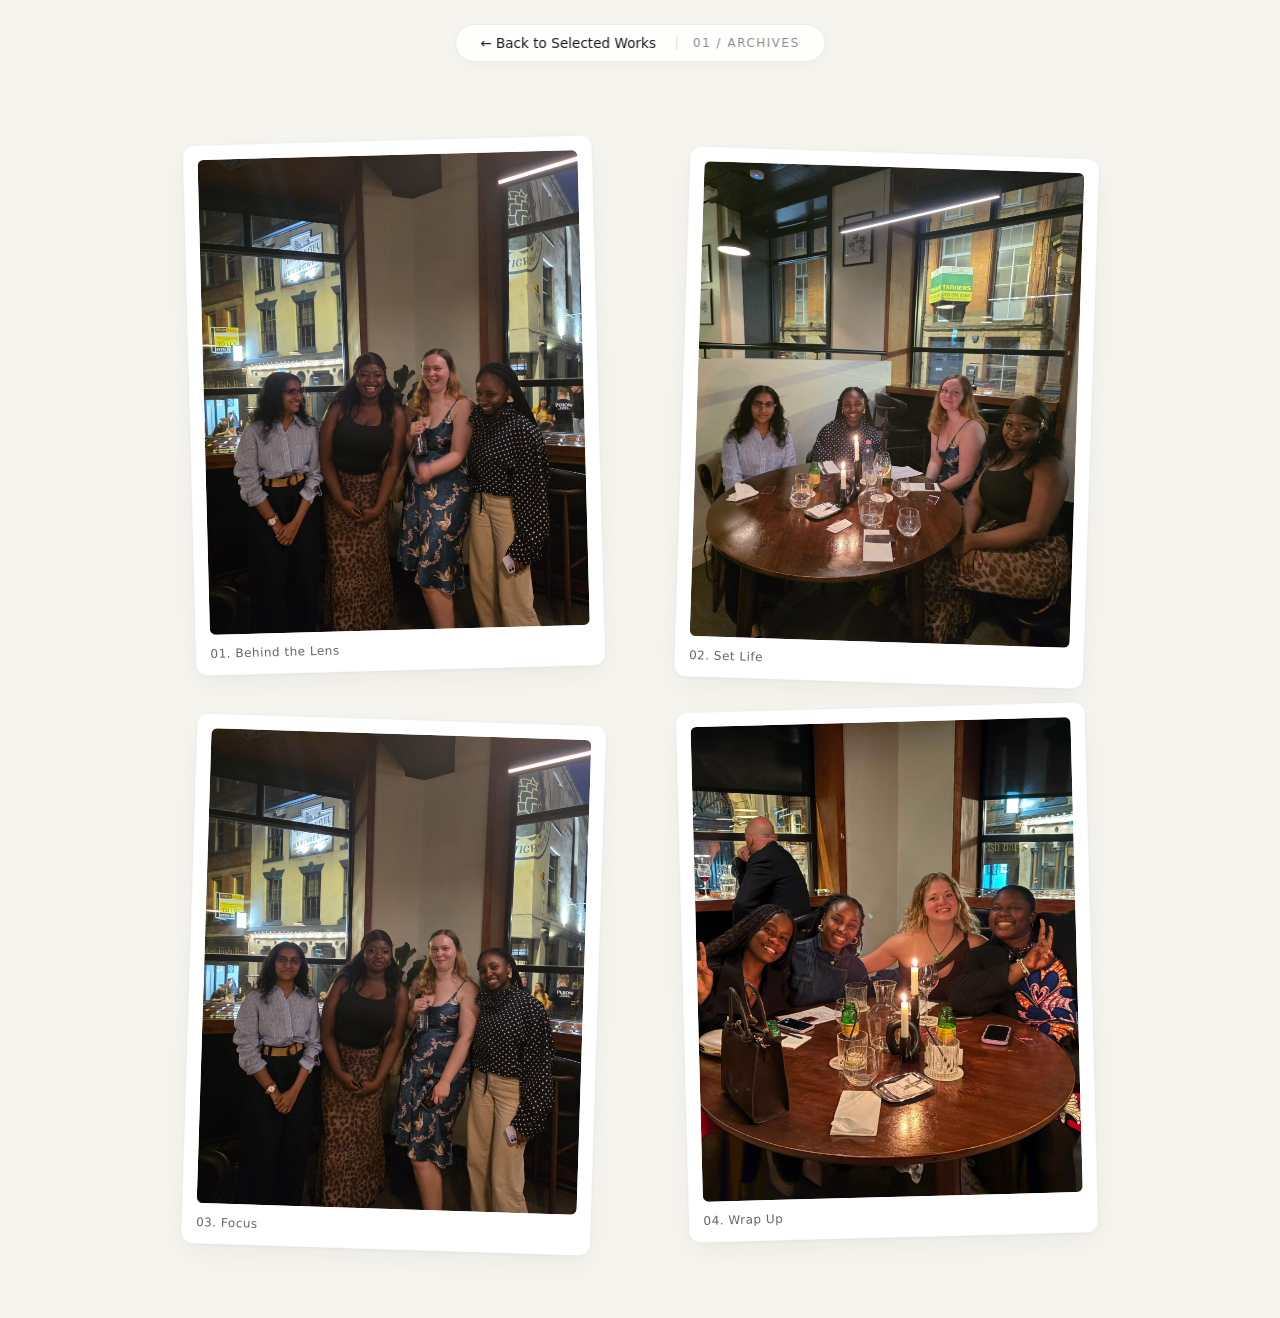
<file: event-3.html>
<!DOCTYPE html>
<html lang="en">
<head>
  <meta charset="UTF-8">
  <meta name="viewport" content="width=device-width, initial-scale=1.0">
  <title>Event Gallery — Light Mode</title>
  <link rel="stylesheet" href="style.css">
</head>
<body class="event-light-mode">

  <!-- Floating Back Button & Badge -->
  <nav class="gallery-nav-light">
    <a href="index.html" class="back-button-light">&larr; Back to Selected Works</a>
    <span class="gallery-badge">01 / Archives</span>
  </nav>

  <!-- Mini Editorial Photo Grid -->
  <main class="mini-gallery-container">
    <div class="gallery-grid">
      
      <div class="mini-card card-tilt-left">
        <div class="card-inner">
          <img src="639b9f99-3a0d-4db9-bb8f-6028194fd8f1.jpg" alt="Event Shot 1">
        </div>
        <div class="card-footer">
          <span>01. Behind the Lens</span>
        </div>
      </div>

      <div class="mini-card card-tilt-right">
        <div class="card-inner">
          <img src="f1a6a8e9-09e3-4a3b-962c-23c36decba03.jpg" alt="Event Shot 2">
        </div>
        <div class="card-footer">
          <span>02. Set Life</span>
        </div>
      </div>

      <div class="mini-card card-tilt-right">
        <div class="card-inner">
          <img src="f4e31a32-3f8a-41de-b580-41e959844233.jpg" alt="Event Shot 3">
        </div>
        <div class="card-footer">
          <span>03. Focus</span>
        </div>
      </div>

      <div class="mini-card card-tilt-left">
        <div class="card-inner">
          <img src="WhatsApp Image 2026-07-24 at 23.40.26 (3).jpeg" alt="Event Shot 4">
        </div>
        <div class="card-footer">
          <span>04. Wrap Up</span>
        </div>
      </div>

    </div>
  </main>

</body>
</html>
</file>
<file: style.css>
/* ==========================================================================
   EVENT 1 — LIGHT MODE & MINI EDITORIAL CARDS
   ========================================================================== */

/* Crisp, warm light background */
.event-light-mode {
  background-color: #f7f5f0;
  color: #1a1a1a;
  margin: 0;
  padding: 0;
  font-family: system-ui, -apple-system, sans-serif;
}

/* Slick Minimal Navbar */
.gallery-nav-light {
  position: fixed;
  top: 24px;
  left: 50%;
  transform: translateX(-50%);
  z-index: 100;
  display: flex;
  align-items: center;
  gap: 20px;
  background: rgba(255, 255, 255, 0.85);
  backdrop-filter: blur(12px);
  padding: 10px 24px;
  border-radius: 50px;
  border: 1px solid rgba(0, 0, 0, 0.08);
  box-shadow: 0 4px 20px rgba(0, 0, 0, 0.04);
}

.back-button-light {
  color: #1a1a1a;
  text-decoration: none;
  font-size: 0.85rem;
  font-weight: 500;
  transition: opacity 0.2s ease;
}

.back-button-light:hover {
  opacity: 0.6;
}

.gallery-badge {
  font-size: 0.75rem;
  text-transform: uppercase;
  letter-spacing: 1.5px;
  color: #888;
  border-left: 1px solid #ddd;
  padding-left: 16px;
}

/* Compact Gallery Container */
.mini-gallery-container {
  max-width: 950px; /* Kept tight so cards stay compact */
  margin: 0 auto;
  padding: 140px 20px 80px;
}

.gallery-grid {
  display: grid;
  grid-template-columns: repeat(2, 1fr);
  gap: 36px;
  justify-items: center;
}

/* Mini Polaroid-Style Framed Cards */
.mini-card {
  background: #ffffff;
  padding: 14px;
  border-radius: 12px;
  box-shadow: 0 10px 30px rgba(0, 0, 0, 0.05), 0 1px 3px rgba(0, 0, 0, 0.03);
  border: 1px solid rgba(0, 0, 0, 0.04);
  transition: all 0.4s cubic-bezier(0.16, 1, 0.3, 1);
  width: 100%;
  max-width: 380px; /* Mini card sizing constraint */
}

/* Playful Subtle Tilts */
.card-tilt-left {
  transform: rotate(-1.5deg);
}

.card-tilt-right {
  transform: rotate(1.8deg) translateY(12px);
}

.card-inner {
  width: 100%;
  aspect-ratio: 4 / 5; /* Clean portrait ratio */
  overflow: hidden;
  border-radius: 6px;
  background: #f0eee9;
}

.card-inner img {
  width: 100%;
  height: 100%;
  object-fit: cover;
  display: block;
  transition: transform 0.5s ease;
}

.card-footer {
  padding-top: 12px;
  display: flex;
  justify-content: space-between;
  align-items: center;
  font-size: 0.75rem;
  font-weight: 500;
  letter-spacing: 0.5px;
  color: #666;
}

/* Hover Sauce: Card straightens up, scales, and lifts off the page */
.mini-card:hover {
  transform: rotate(0deg) scale(1.03) translateY(-6px);
  box-shadow: 0 20px 40px rgba(0, 0, 0, 0.1);
}

.mini-card:hover .card-inner img {
  transform: scale(1.05);
}

/* Mobile Responsiveness */
@media (max-width: 768px) {
  .gallery-grid {
    grid-template-columns: 1fr;
    gap: 28px;
  }

  .card-tilt-left,
  .card-tilt-right {
    transform: rotate(0deg) translateY(0);
  }

  .mini-gallery-container {
    padding-top: 100px;
  }
}

.card-inner img,
.card-inner video {
    width: 100%;
    height: 100%;
    object-fit: cover;
    display: block;
    transition: transform 0.5s ease;
}

/* Video Card */
.video-card {
    overflow: hidden;
    border-radius: 6px;
    background: #f0eee9;
}

.video-card video {
    width: 100%;
    height: 100%;
    object-fit: cover;
    display: block;
    pointer-events: none;   /* prevents clicking/pausing */
    user-select: none;
}

/* Only affects cards with class="video-card" */
.video-card .card-inner video{
    width:100%;
    height:100%;
    object-fit:cover;
    display:block;
    border-radius:6px;
    pointer-events:none;
}
</file>
